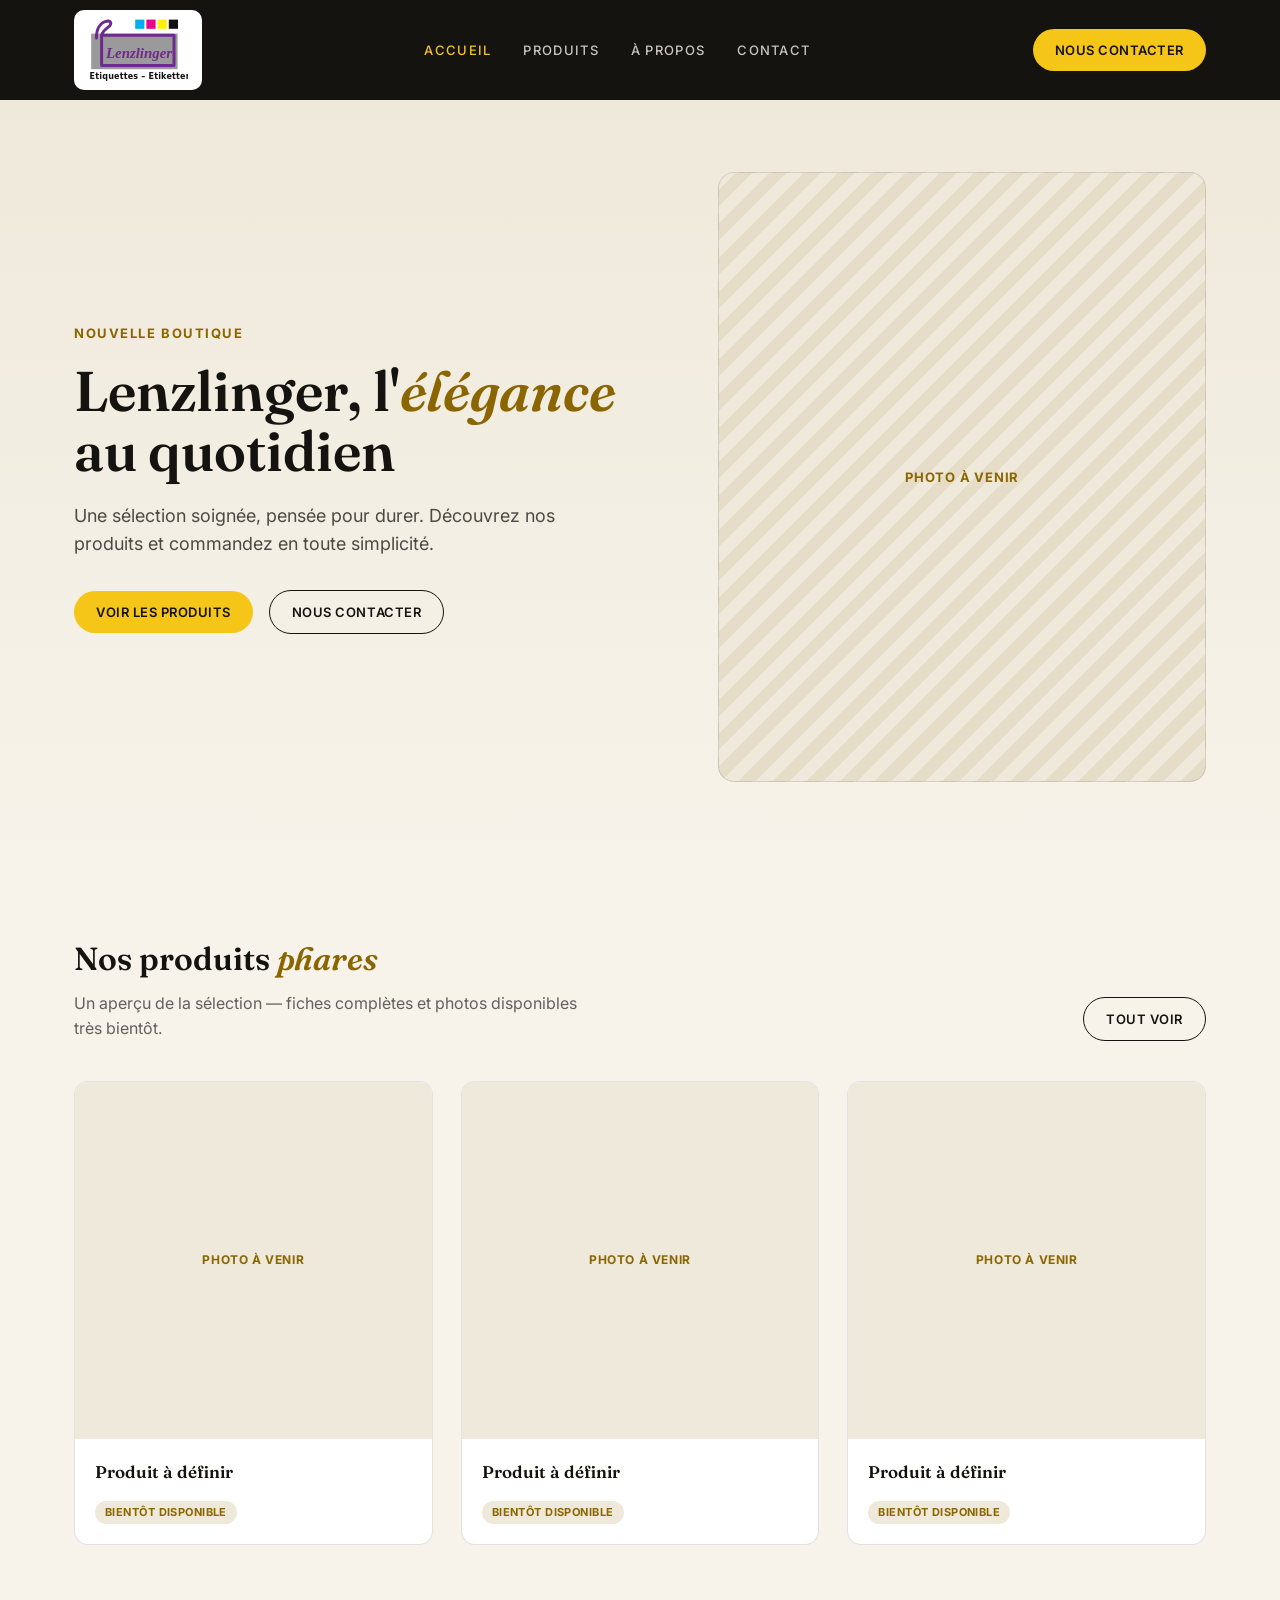
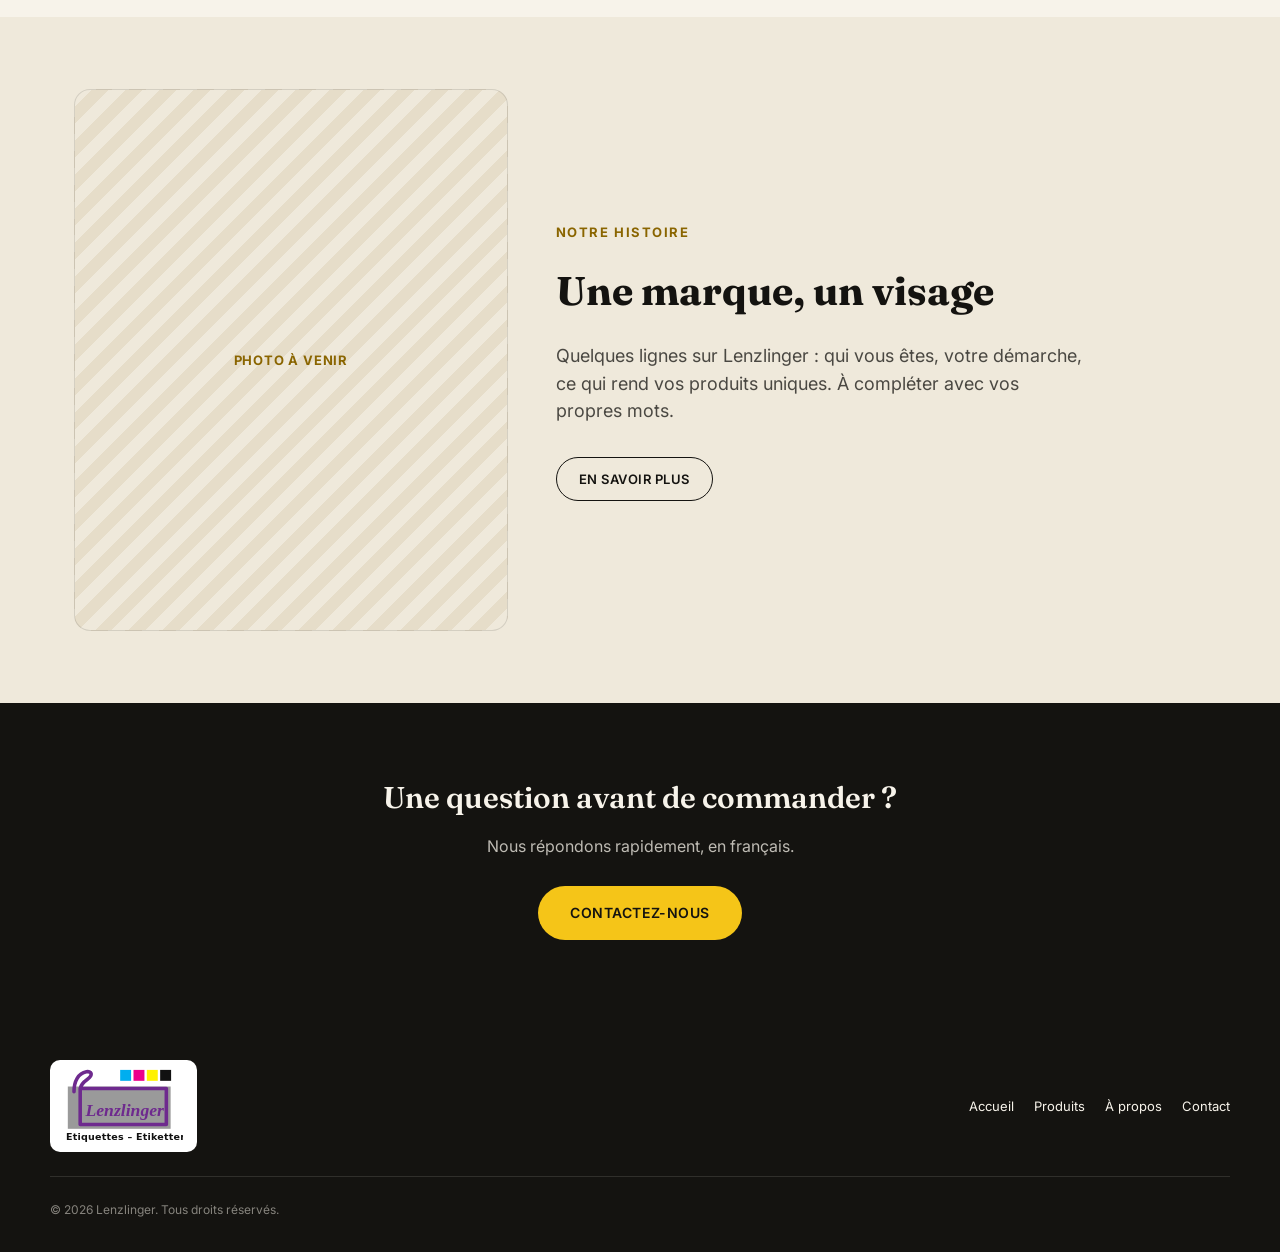
<file: index.html>
<!doctype html>
<html lang="fr">
<head>
<meta charset="utf-8">
<meta name="viewport" content="width=device-width, initial-scale=1">
<title>Lenzlinger — Accueil</title>
<meta name="description" content="Lenzlinger — Étiquettes / Etiketten. Site en cours de construction, pages et photos à venir.">
<link rel="preconnect" href="https://fonts.googleapis.com">
<link rel="preconnect" href="https://fonts.gstatic.com" crossorigin>
<link href="https://fonts.googleapis.com/css2?family=Fraunces:ital,wght@0,500;0,600;1,400;1,500;1,600&family=Inter:wght@400;500;600;700&display=swap" rel="stylesheet">
<link rel="stylesheet" href="css/style.css">
</head>
<body>

<header id="site-header">
  <div class="wrap">
    <a href="index.html" class="wordmark">
      <img src="images/logo.svg" class="brand-logo" alt="Lenzlinger — Étiquettes / Etiketten">
    </a>

    <nav class="main-nav">
      <a href="index.html" aria-current="page">Accueil</a>
      <a href="produits.html">Produits</a>
      <a href="a-propos.html">À propos</a>
      <a href="contact.html">Contact</a>
    </nav>

    <div class="header-actions">
      <a href="contact.html" class="btn-pill">Nous contacter</a>
      <button id="menu-toggle" class="menu-toggle" type="button" aria-expanded="false" aria-controls="full-menu" aria-label="Ouvrir le menu">
        <span></span><span></span><span></span>
      </button>
    </div>
  </div>
</header>

<div id="full-menu">
  <nav>
    <a href="index.html" aria-current="page">Accueil</a>
    <a href="produits.html">Produits</a>
    <a href="a-propos.html">À propos</a>
    <a href="contact.html">Contact</a>
  </nav>
  <div class="menu-footer">
    <a href="contact.html" class="btn-pill btn-pill-lg">Nous contacter</a>
  </div>
</div>

<main>

  <section class="hero">
    <div class="wrap">
      <div>
        <span class="eyebrow">Nouvelle boutique</span>
        <h1>Lenzlinger, l'<em>élégance</em> au quotidien</h1>
        <p class="lead">Une sélection soignée, pensée pour durer. Découvrez nos produits et commandez en toute simplicité.</p>
        <div class="cta-row">
          <a href="produits.html" class="btn-pill">Voir les produits</a>
          <a href="contact.html" class="btn-pill btn-pill-outline">Nous contacter</a>
        </div>
      </div>
      <div class="media-box">Photo à venir</div>
    </div>
  </section>

  <section id="produits">
    <div class="wrap">
      <div class="section-head">
        <div>
          <h2>Nos produits <em>phares</em></h2>
          <p>Un aperçu de la sélection — fiches complètes et photos disponibles très bientôt.</p>
        </div>
        <a href="produits.html" class="btn-pill btn-pill-outline">Tout voir</a>
      </div>
      <div class="grid">
        <article class="card">
          <div class="card-media">Photo à venir</div>
          <div class="card-body">
            <h3>Produit à définir</h3>
            <span class="badge-soon">Bientôt disponible</span>
          </div>
        </article>
        <article class="card">
          <div class="card-media">Photo à venir</div>
          <div class="card-body">
            <h3>Produit à définir</h3>
            <span class="badge-soon">Bientôt disponible</span>
          </div>
        </article>
        <article class="card">
          <div class="card-media">Photo à venir</div>
          <div class="card-body">
            <h3>Produit à définir</h3>
            <span class="badge-soon">Bientôt disponible</span>
          </div>
        </article>
      </div>
    </div>
  </section>

  <section class="about">
    <div class="wrap">
      <div class="media-box">Photo à venir</div>
      <div>
        <span class="eyebrow">Notre histoire</span>
        <h2 class="editorial" style="font-size:clamp(28px,4vw,40px); margin:0 0 20px;">Une marque, un visage</h2>
        <p class="lead">Quelques lignes sur Lenzlinger : qui vous êtes, votre démarche, ce qui rend vos produits uniques. À compléter avec vos propres mots.</p>
        <a href="a-propos.html" class="btn-pill btn-pill-outline">En savoir plus</a>
      </div>
    </div>
  </section>

  <section class="cta-band">
    <div class="wrap">
      <h2>Une question avant de commander ?</h2>
      <p>Nous répondons rapidement, en français.</p>
      <a href="contact.html" class="btn-pill btn-pill-lg">Contactez-nous</a>
    </div>
  </section>

</main>

<footer id="site-footer">
  <div class="top">
    <span class="wordmark"><img src="images/logo.svg" class="brand-logo brand-logo-footer" alt="Lenzlinger — Étiquettes / Etiketten"></span>
    <nav>
      <ul>
        <li><a href="index.html">Accueil</a></li>
        <li><a href="produits.html">Produits</a></li>
        <li><a href="a-propos.html">À propos</a></li>
        <li><a href="contact.html">Contact</a></li>
      </ul>
    </nav>
  </div>
  <div class="bottom">&copy; 2026 Lenzlinger. Tous droits réservés.</div>
</footer>

<script src="js/main.js"></script>
</body>
</html>
</file>
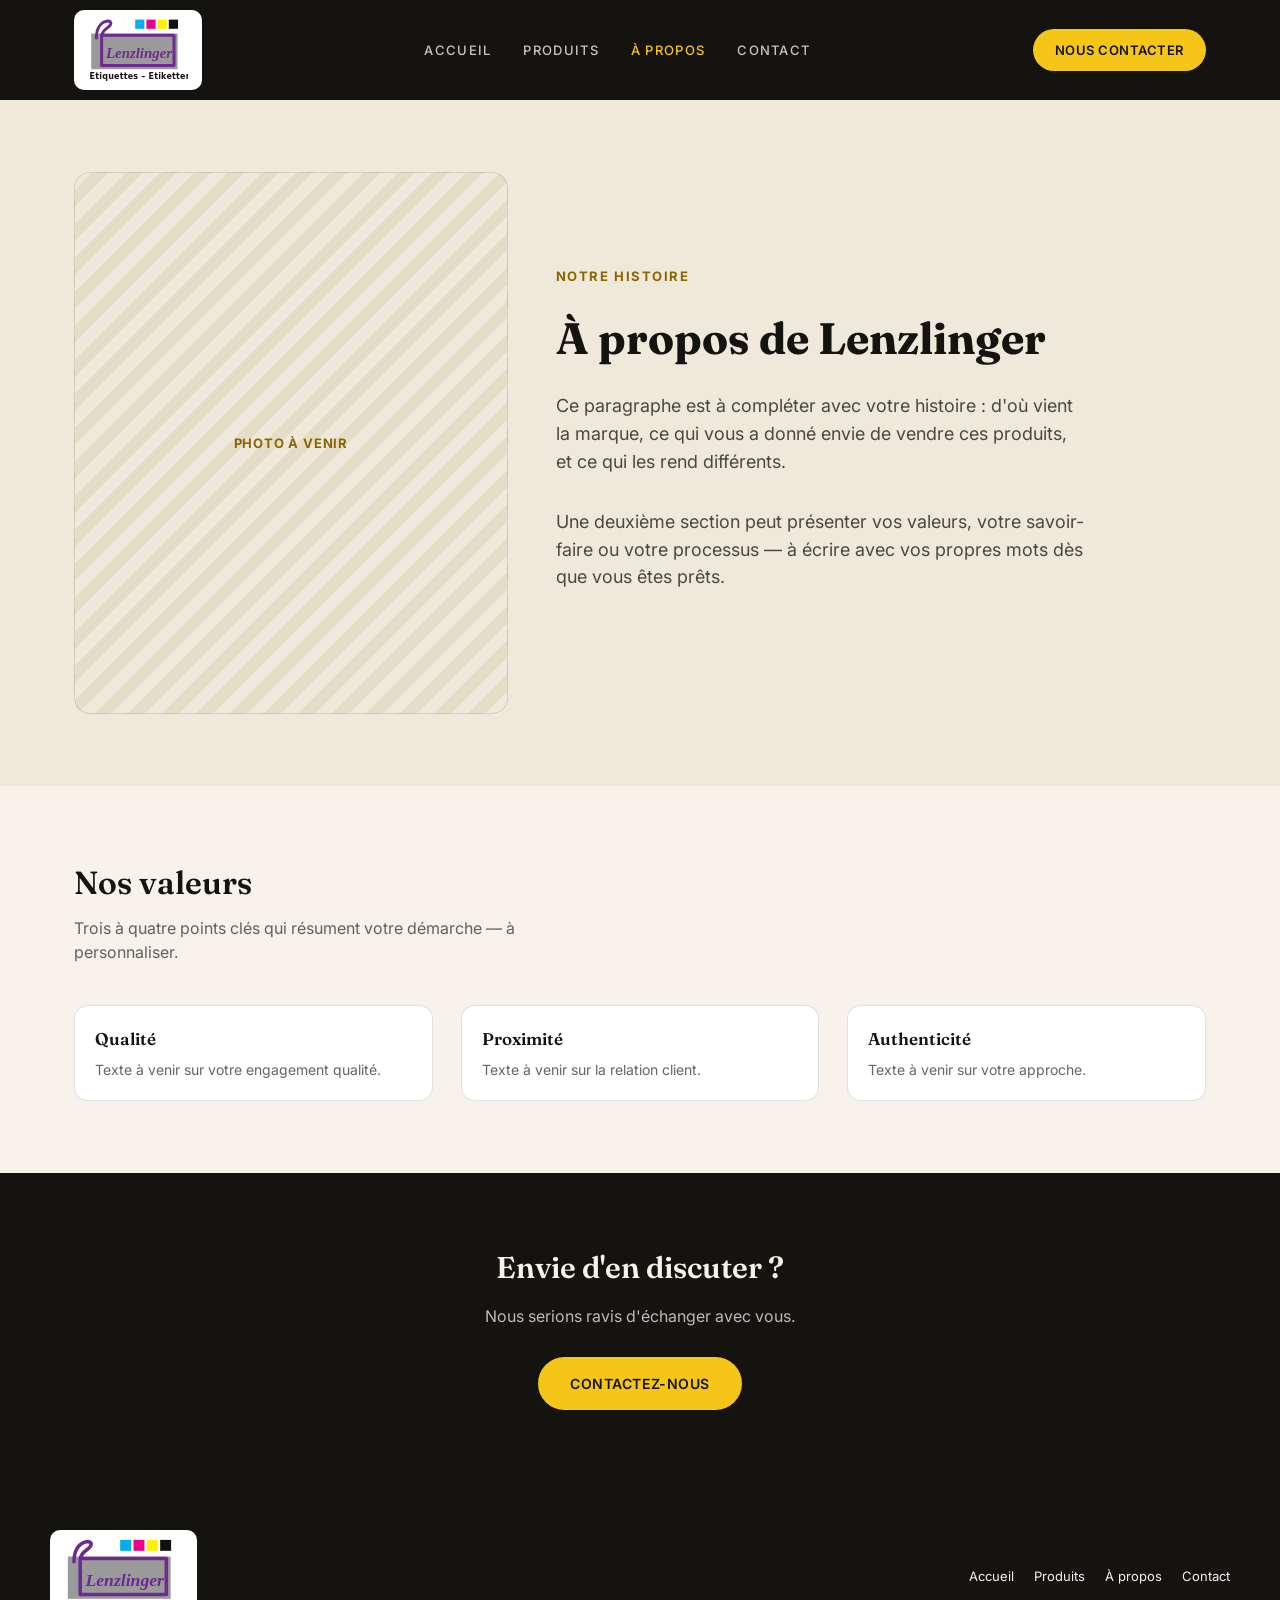
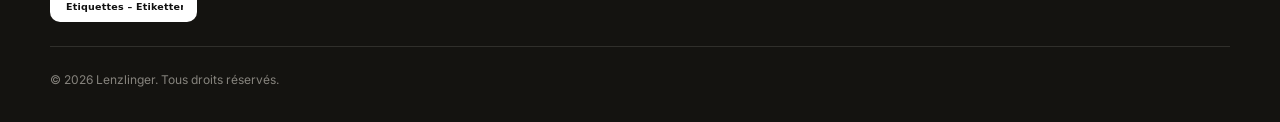
<file: a-propos.html>
<!doctype html>
<html lang="fr">
<head>
<meta charset="utf-8">
<meta name="viewport" content="width=device-width, initial-scale=1">
<title>Lenzlinger — À propos</title>
<meta name="description" content="L'histoire et les valeurs de Lenzlinger.">
<link rel="preconnect" href="https://fonts.googleapis.com">
<link rel="preconnect" href="https://fonts.gstatic.com" crossorigin>
<link href="https://fonts.googleapis.com/css2?family=Fraunces:ital,wght@0,500;0,600;1,400;1,500;1,600&family=Inter:wght@400;500;600;700&display=swap" rel="stylesheet">
<link rel="stylesheet" href="css/style.css">
</head>
<body>

<header id="site-header">
  <div class="wrap">
    <a href="index.html" class="wordmark">
      <img src="images/logo.svg" class="brand-logo" alt="Lenzlinger — Étiquettes / Etiketten">
    </a>
    <nav class="main-nav">
      <a href="index.html">Accueil</a>
      <a href="produits.html">Produits</a>
      <a href="a-propos.html" aria-current="page">À propos</a>
      <a href="contact.html">Contact</a>
    </nav>
    <div class="header-actions">
      <a href="contact.html" class="btn-pill">Nous contacter</a>
      <button id="menu-toggle" class="menu-toggle" type="button" aria-expanded="false" aria-controls="full-menu" aria-label="Ouvrir le menu">
        <span></span><span></span><span></span>
      </button>
    </div>
  </div>
</header>

<div id="full-menu">
  <nav>
    <a href="index.html">Accueil</a>
    <a href="produits.html">Produits</a>
    <a href="a-propos.html" aria-current="page">À propos</a>
    <a href="contact.html">Contact</a>
  </nav>
  <div class="menu-footer">
    <a href="contact.html" class="btn-pill btn-pill-lg">Nous contacter</a>
  </div>
</div>

<main>

  <section class="about">
    <div class="wrap">
      <div class="media-box">Photo à venir</div>
      <div>
        <span class="eyebrow">Notre histoire</span>
        <h1 class="editorial" style="font-size:clamp(30px,4vw,44px); margin:0 0 20px;">À propos de Lenzlinger</h1>
        <p class="lead">Ce paragraphe est à compléter avec votre histoire : d'où vient la marque, ce qui vous a donné envie de vendre ces produits, et ce qui les rend différents.</p>
        <p class="lead">Une deuxième section peut présenter vos valeurs, votre savoir-faire ou votre processus — à écrire avec vos propres mots dès que vous êtes prêts.</p>
      </div>
    </div>
  </section>

  <section>
    <div class="wrap">
      <div class="section-head">
        <div>
          <h2>Nos valeurs</h2>
          <p>Trois à quatre points clés qui résument votre démarche — à personnaliser.</p>
        </div>
      </div>
      <div class="grid">
        <article class="card">
          <div class="card-body">
            <h3>Qualité</h3>
            <p>Texte à venir sur votre engagement qualité.</p>
          </div>
        </article>
        <article class="card">
          <div class="card-body">
            <h3>Proximité</h3>
            <p>Texte à venir sur la relation client.</p>
          </div>
        </article>
        <article class="card">
          <div class="card-body">
            <h3>Authenticité</h3>
            <p>Texte à venir sur votre approche.</p>
          </div>
        </article>
      </div>
    </div>
  </section>

  <section class="cta-band">
    <div class="wrap">
      <h2>Envie d'en discuter ?</h2>
      <p>Nous serions ravis d'échanger avec vous.</p>
      <a href="contact.html" class="btn-pill btn-pill-lg">Contactez-nous</a>
    </div>
  </section>

</main>

<footer id="site-footer">
  <div class="top">
    <span class="wordmark"><img src="images/logo.svg" class="brand-logo brand-logo-footer" alt="Lenzlinger — Étiquettes / Etiketten"></span>
    <nav>
      <ul>
        <li><a href="index.html">Accueil</a></li>
        <li><a href="produits.html">Produits</a></li>
        <li><a href="a-propos.html">À propos</a></li>
        <li><a href="contact.html">Contact</a></li>
      </ul>
    </nav>
  </div>
  <div class="bottom">&copy; 2026 Lenzlinger. Tous droits réservés.</div>
</footer>

<script src="js/main.js"></script>
</body>
</html>
</file>
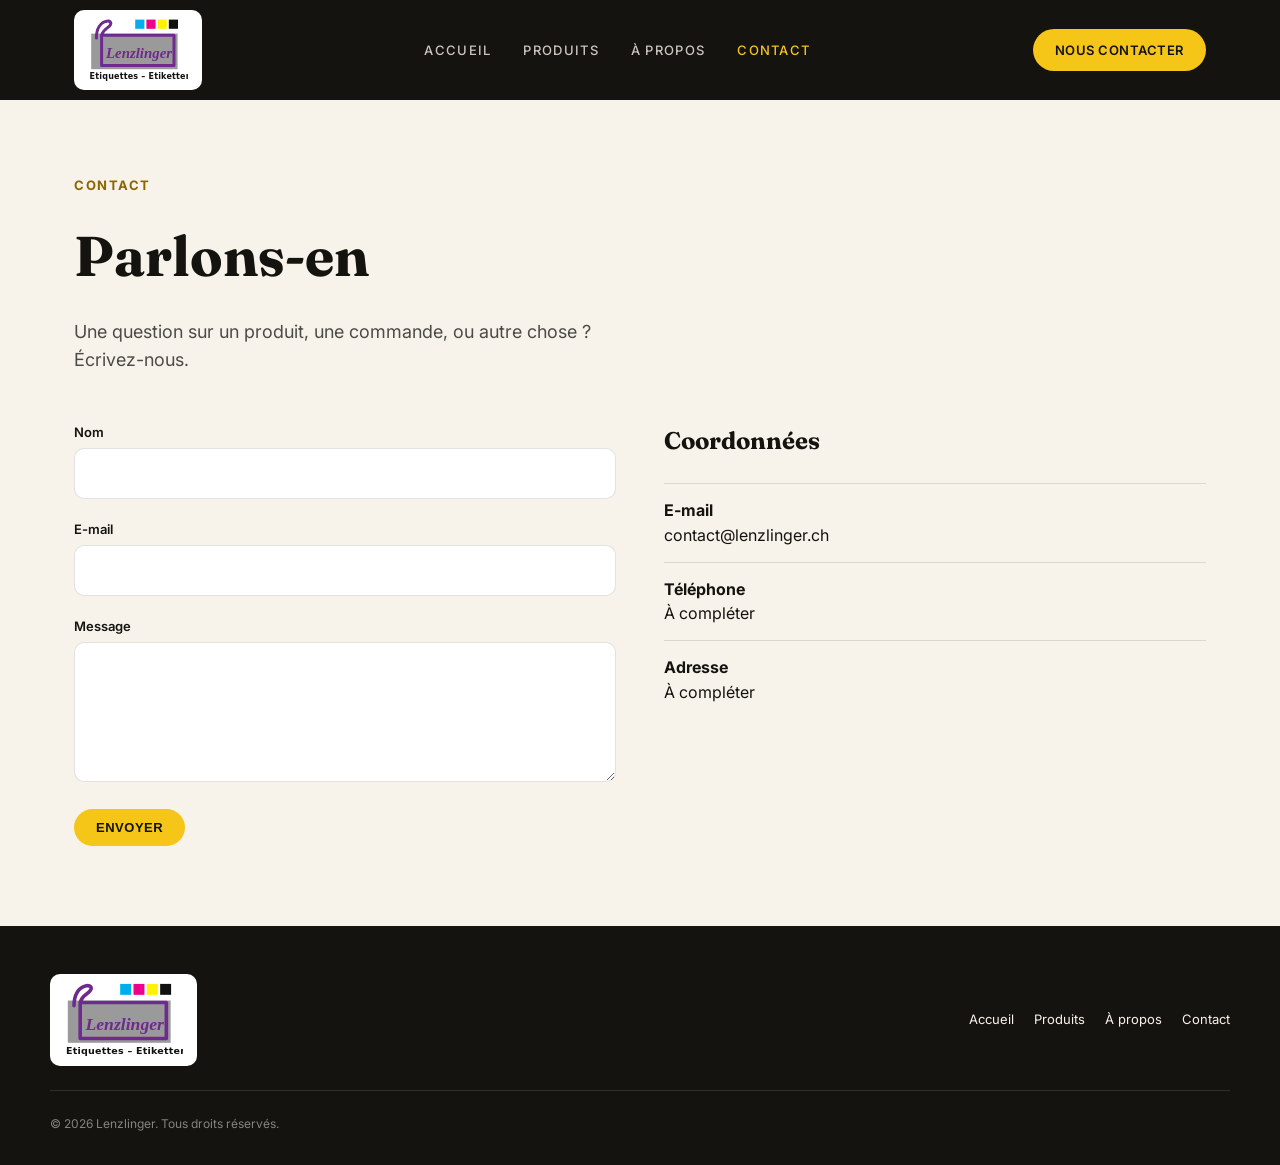
<file: contact.html>
<!doctype html>
<html lang="fr">
<head>
<meta charset="utf-8">
<meta name="viewport" content="width=device-width, initial-scale=1">
<title>Lenzlinger — Contact</title>
<meta name="description" content="Contactez Lenzlinger.">
<link rel="preconnect" href="https://fonts.googleapis.com">
<link rel="preconnect" href="https://fonts.gstatic.com" crossorigin>
<link href="https://fonts.googleapis.com/css2?family=Fraunces:ital,wght@0,500;0,600;1,400;1,500;1,600&family=Inter:wght@400;500;600;700&display=swap" rel="stylesheet">
<link rel="stylesheet" href="css/style.css">
</head>
<body>

<header id="site-header">
  <div class="wrap">
    <a href="index.html" class="wordmark">
      <img src="images/logo.svg" class="brand-logo" alt="Lenzlinger — Étiquettes / Etiketten">
    </a>
    <nav class="main-nav">
      <a href="index.html">Accueil</a>
      <a href="produits.html">Produits</a>
      <a href="a-propos.html">À propos</a>
      <a href="contact.html" aria-current="page">Contact</a>
    </nav>
    <div class="header-actions">
      <a href="contact.html" class="btn-pill">Nous contacter</a>
      <button id="menu-toggle" class="menu-toggle" type="button" aria-expanded="false" aria-controls="full-menu" aria-label="Ouvrir le menu">
        <span></span><span></span><span></span>
      </button>
    </div>
  </div>
</header>

<div id="full-menu">
  <nav>
    <a href="index.html">Accueil</a>
    <a href="produits.html">Produits</a>
    <a href="a-propos.html">À propos</a>
    <a href="contact.html" aria-current="page">Contact</a>
  </nav>
  <div class="menu-footer">
    <a href="contact.html" class="btn-pill btn-pill-lg">Nous contacter</a>
  </div>
</div>

<main>

  <section style="padding-bottom: 0;">
    <div class="wrap">
      <span class="eyebrow">Contact</span>
      <h1 class="editorial" style="font-size:clamp(34px,5vw,56px); margin:0;">Parlons-en</h1>
      <p class="lead" style="margin-top:18px;">Une question sur un produit, une commande, ou autre chose ? Écrivez-nous.</p>

      <!-- Formulaire de démonstration : pas encore relié à un service d'envoi.
           À connecter (ex. Formspree, Netlify Forms, ou un backend) avant mise en ligne. -->
      <div class="contact-grid">
        <form class="contact-form" aria-label="Formulaire de contact">
          <div class="form-field">
            <label for="name">Nom</label>
            <input type="text" id="name" name="name" autocomplete="name" required>
          </div>
          <div class="form-field">
            <label for="email">E-mail</label>
            <input type="email" id="email" name="email" autocomplete="email" required>
          </div>
          <div class="form-field">
            <label for="message">Message</label>
            <textarea id="message" name="message" required></textarea>
          </div>
          <button type="submit" class="btn-pill">Envoyer</button>
        </form>

        <div>
          <h2 class="editorial" style="font-size:24px; margin-top:0;">Coordonnées</h2>
          <ul class="info-list">
            <li><strong>E-mail</strong><br>contact@lenzlinger.ch</li>
            <li><strong>Téléphone</strong><br>À compléter</li>
            <li><strong>Adresse</strong><br>À compléter</li>
          </ul>
        </div>
      </div>
    </div>
  </section>

  <div style="height: 80px;"></div>

</main>

<footer id="site-footer">
  <div class="top">
    <span class="wordmark"><img src="images/logo.svg" class="brand-logo brand-logo-footer" alt="Lenzlinger — Étiquettes / Etiketten"></span>
    <nav>
      <ul>
        <li><a href="index.html">Accueil</a></li>
        <li><a href="produits.html">Produits</a></li>
        <li><a href="a-propos.html">À propos</a></li>
        <li><a href="contact.html">Contact</a></li>
      </ul>
    </nav>
  </div>
  <div class="bottom">&copy; 2026 Lenzlinger. Tous droits réservés.</div>
</footer>

<script src="js/main.js"></script>
</body>
</html>
</file>
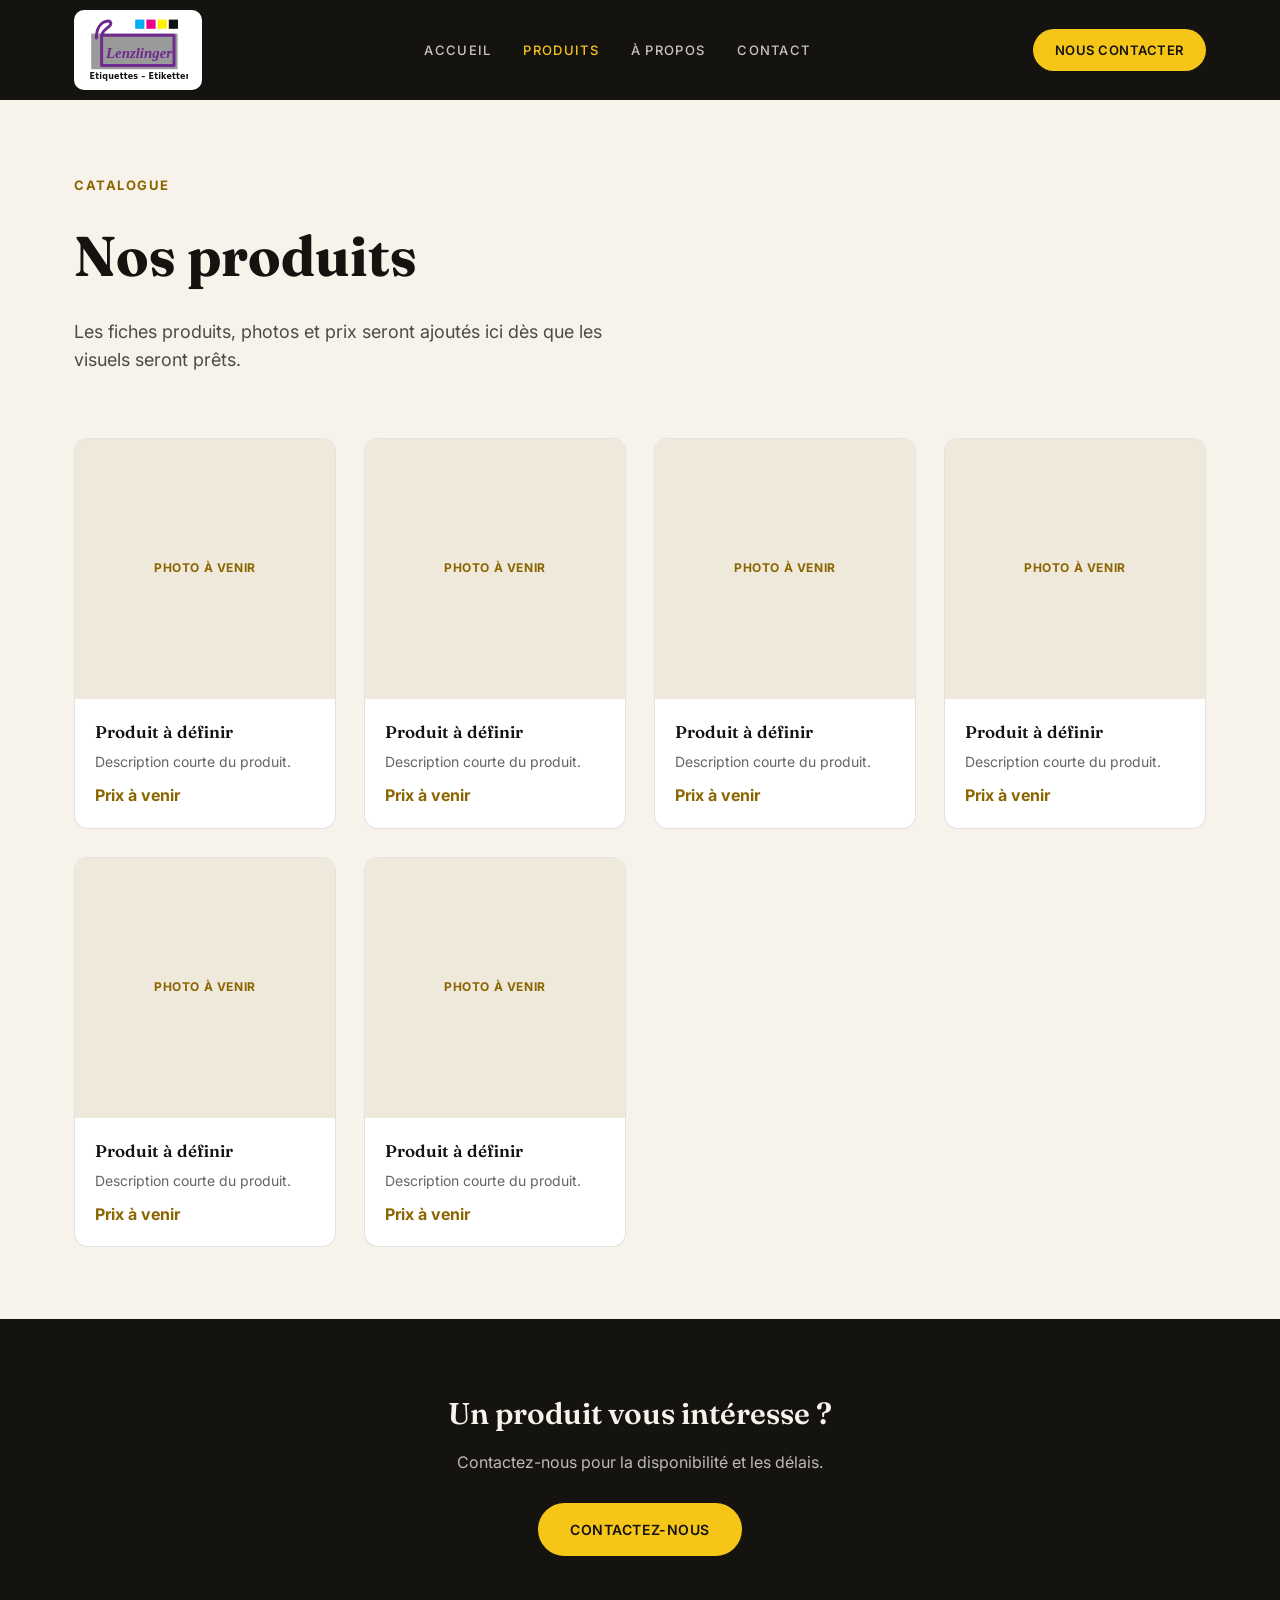
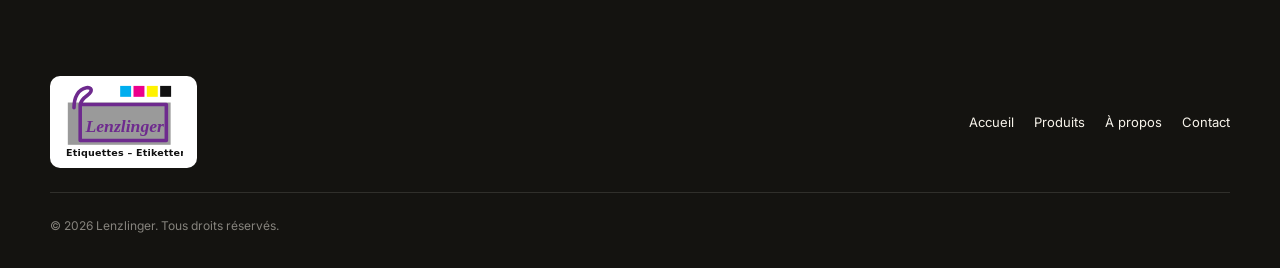
<file: produits.html>
<!doctype html>
<html lang="fr">
<head>
<meta charset="utf-8">
<meta name="viewport" content="width=device-width, initial-scale=1">
<title>Lenzlinger — Produits</title>
<meta name="description" content="Catalogue des produits Lenzlinger.">
<link rel="preconnect" href="https://fonts.googleapis.com">
<link rel="preconnect" href="https://fonts.gstatic.com" crossorigin>
<link href="https://fonts.googleapis.com/css2?family=Fraunces:ital,wght@0,500;0,600;1,400;1,500;1,600&family=Inter:wght@400;500;600;700&display=swap" rel="stylesheet">
<link rel="stylesheet" href="css/style.css">
</head>
<body>

<header id="site-header">
  <div class="wrap">
    <a href="index.html" class="wordmark">
      <img src="images/logo.svg" class="brand-logo" alt="Lenzlinger — Étiquettes / Etiketten">
    </a>
    <nav class="main-nav">
      <a href="index.html">Accueil</a>
      <a href="produits.html" aria-current="page">Produits</a>
      <a href="a-propos.html">À propos</a>
      <a href="contact.html">Contact</a>
    </nav>
    <div class="header-actions">
      <a href="contact.html" class="btn-pill">Nous contacter</a>
      <button id="menu-toggle" class="menu-toggle" type="button" aria-expanded="false" aria-controls="full-menu" aria-label="Ouvrir le menu">
        <span></span><span></span><span></span>
      </button>
    </div>
  </div>
</header>

<div id="full-menu">
  <nav>
    <a href="index.html">Accueil</a>
    <a href="produits.html" aria-current="page">Produits</a>
    <a href="a-propos.html">À propos</a>
    <a href="contact.html">Contact</a>
  </nav>
  <div class="menu-footer">
    <a href="contact.html" class="btn-pill btn-pill-lg">Nous contacter</a>
  </div>
</div>

<main>

  <section style="padding-bottom: 32px;">
    <div class="wrap">
      <span class="eyebrow">Catalogue</span>
      <h1 class="editorial" style="font-size:clamp(34px,5vw,56px); margin:0;">Nos produits</h1>
      <p class="lead" style="margin-top:18px;">Les fiches produits, photos et prix seront ajoutés ici dès que les visuels seront prêts.</p>
    </div>
  </section>

  <section style="padding-top: 0;">
    <div class="wrap">
      <div class="grid">

        <article class="card">
          <div class="card-media">Photo à venir</div>
          <div class="card-body">
            <h3>Produit à définir</h3>
            <p>Description courte du produit.</p>
            <div class="price">Prix à venir</div>
          </div>
        </article>

        <article class="card">
          <div class="card-media">Photo à venir</div>
          <div class="card-body">
            <h3>Produit à définir</h3>
            <p>Description courte du produit.</p>
            <div class="price">Prix à venir</div>
          </div>
        </article>

        <article class="card">
          <div class="card-media">Photo à venir</div>
          <div class="card-body">
            <h3>Produit à définir</h3>
            <p>Description courte du produit.</p>
            <div class="price">Prix à venir</div>
          </div>
        </article>

        <article class="card">
          <div class="card-media">Photo à venir</div>
          <div class="card-body">
            <h3>Produit à définir</h3>
            <p>Description courte du produit.</p>
            <div class="price">Prix à venir</div>
          </div>
        </article>

        <article class="card">
          <div class="card-media">Photo à venir</div>
          <div class="card-body">
            <h3>Produit à définir</h3>
            <p>Description courte du produit.</p>
            <div class="price">Prix à venir</div>
          </div>
        </article>

        <article class="card">
          <div class="card-media">Photo à venir</div>
          <div class="card-body">
            <h3>Produit à définir</h3>
            <p>Description courte du produit.</p>
            <div class="price">Prix à venir</div>
          </div>
        </article>

      </div>
    </div>
  </section>

  <section class="cta-band">
    <div class="wrap">
      <h2>Un produit vous intéresse ?</h2>
      <p>Contactez-nous pour la disponibilité et les délais.</p>
      <a href="contact.html" class="btn-pill btn-pill-lg">Contactez-nous</a>
    </div>
  </section>

</main>

<footer id="site-footer">
  <div class="top">
    <span class="wordmark"><img src="images/logo.svg" class="brand-logo brand-logo-footer" alt="Lenzlinger — Étiquettes / Etiketten"></span>
    <nav>
      <ul>
        <li><a href="index.html">Accueil</a></li>
        <li><a href="produits.html">Produits</a></li>
        <li><a href="a-propos.html">À propos</a></li>
        <li><a href="contact.html">Contact</a></li>
      </ul>
    </nav>
  </div>
  <div class="bottom">&copy; 2026 Lenzlinger. Tous droits réservés.</div>
</footer>

<script src="js/main.js"></script>
</body>
</html>
</file>
<file: css/style.css>
:root {
  --ink: #141310;
  --cream: #f7f3ea;
  --cream-dim: #efe9db;
  --yellow: #f5c518;
  --yellow-dark: #8a6500;
  --violet: #d1aef5;
  --line: rgba(247, 243, 234, 0.12);
  --line-dark: rgba(20, 19, 16, 0.12);
  --maxw: 1180px;
}

* { box-sizing: border-box; }

html { scroll-behavior: smooth; }

body {
  margin: 0;
  font-family: "Inter", system-ui, -apple-system, "Segoe UI", sans-serif;
  color: var(--ink);
  background: var(--cream);
  line-height: 1.55;
}

body.menu-open { overflow: hidden; }

a { color: inherit; text-decoration: none; }
img { max-width: 100%; display: block; }

.editorial { font-family: "Fraunces", Georgia, serif; }

.wrap {
  max-width: var(--maxw);
  margin: 0 auto;
  padding: 0 24px;
}

/* ---------- Header (always solid, same place for the logo/nav) ---------- */
#site-header {
  position: sticky;
  top: 0;
  z-index: 60;
  background: var(--ink);
}

#site-header .wrap {
  display: flex;
  align-items: center;
  justify-content: space-between;
  gap: 24px;
  padding: 10px 24px;
}

.wordmark {
  display: inline-flex;
  align-items: center;
  background: #fff;
  padding: 8px 14px;
  border-radius: 10px;
}

.brand-logo { height: 64px; width: auto; display: block; }
.brand-logo-footer { height: 76px; }

.main-nav {
  display: none;
  align-items: center;
  gap: 32px;
  font-size: 13px;
  font-weight: 500;
  text-transform: uppercase;
  letter-spacing: 0.1em;
  color: rgba(247, 243, 234, 0.8);
}

.main-nav a:hover,
.main-nav a[aria-current="page"] { color: var(--yellow); }

.header-actions { display: flex; align-items: center; gap: 12px; }

.btn-pill {
  display: inline-flex;
  align-items: center;
  gap: 8px;
  border-radius: 999px;
  padding: 11px 22px;
  font-size: 13px;
  font-weight: 600;
  text-transform: uppercase;
  letter-spacing: 0.04em;
  background: var(--yellow);
  color: var(--ink);
  border: 0;
  cursor: pointer;
  transition: background 0.2s ease;
}

.btn-pill:hover { background: #fff; }
.btn-pill-outline {
  background: transparent;
  color: var(--ink);
  border: 1.5px solid var(--ink);
}
.btn-pill-outline:hover { background: var(--ink); color: var(--cream); }
.btn-pill-lg { padding: 16px 32px; font-size: 14px; }

.menu-toggle {
  display: flex;
  flex-direction: column;
  align-items: center;
  justify-content: center;
  gap: 5px;
  width: 40px;
  height: 40px;
  border-radius: 999px;
  border: 1px solid rgba(247, 243, 234, 0.25);
  background: none;
  cursor: pointer;
}

.menu-toggle span {
  width: 20px;
  height: 1px;
  background: var(--cream);
  transition: transform 0.3s ease, opacity 0.2s ease;
}

.menu-toggle[aria-expanded="true"] span:nth-child(1) { transform: translateY(6px) rotate(45deg); }
.menu-toggle[aria-expanded="true"] span:nth-child(2) { opacity: 0; }
.menu-toggle[aria-expanded="true"] span:nth-child(3) { transform: translateY(-6px) rotate(-45deg); }

#full-menu {
  position: fixed;
  inset: 0;
  z-index: 50;
  display: none;
  flex-direction: column;
  background: var(--ink);
  color: var(--cream);
  padding: 112px 24px 40px;
}

#full-menu.open { display: flex; }

#full-menu nav { display: flex; flex: 1; flex-direction: column; justify-content: center; gap: 4px; }

#full-menu nav a {
  font-family: "Fraunces", Georgia, serif;
  font-size: 32px;
  padding: 14px 0;
  border-bottom: 1px solid var(--line);
}

#full-menu nav a[aria-current="page"] { color: var(--yellow); }

#full-menu .menu-footer {
  display: flex;
  flex-direction: column;
  align-items: center;
  gap: 16px;
  margin-top: 32px;
}

@media (min-width: 1024px) {
  .main-nav { display: flex; }
  .menu-toggle { display: none; }
  #full-menu { display: none !important; }
}

/* ---------- Hero ---------- */
.hero {
  padding: 72px 0 80px;
  background: linear-gradient(180deg, var(--cream-dim), var(--cream));
}

.hero .wrap {
  display: grid;
  grid-template-columns: 1fr;
  gap: 48px;
  align-items: center;
}

@media (min-width: 900px) {
  .hero .wrap { grid-template-columns: 1.1fr 0.9fr; }
}

.eyebrow {
  display: inline-block;
  font-size: 13px;
  font-weight: 700;
  letter-spacing: 0.12em;
  text-transform: uppercase;
  color: var(--yellow-dark);
  margin-bottom: 18px;
}

.hero h1 {
  font-family: "Fraunces", Georgia, serif;
  font-weight: 600;
  font-size: clamp(36px, 5vw, 56px);
  line-height: 1.08;
  margin: 0 0 20px;
}

.hero h1 em { font-style: italic; color: var(--yellow-dark); }

.lead { font-size: 18px; opacity: 0.75; max-width: 48ch; margin: 0 0 32px; }

.cta-row { display: flex; gap: 16px; flex-wrap: wrap; align-items: center; }

.media-box {
  aspect-ratio: 4 / 5;
  border-radius: 16px;
  background: repeating-linear-gradient(135deg, var(--cream-dim), var(--cream-dim) 12px, #e6ddc9 12px, #e6ddc9 24px);
  display: flex;
  align-items: center;
  justify-content: center;
  text-align: center;
  color: var(--yellow-dark);
  font-size: 13px;
  font-weight: 700;
  letter-spacing: 0.06em;
  text-transform: uppercase;
  border: 1px solid var(--line-dark);
  padding: 24px;
}

/* ---------- Sections ---------- */
section { padding: 72px 0; }

.section-head {
  display: flex;
  align-items: flex-end;
  justify-content: space-between;
  gap: 24px;
  margin-bottom: 40px;
  flex-wrap: wrap;
}

.section-head h2 {
  font-family: "Fraunces", Georgia, serif;
  font-weight: 600;
  font-size: 32px;
  margin: 0;
}

.section-head h2 em { font-style: italic; color: var(--yellow-dark); }

.section-head p { margin: 8px 0 0; opacity: 0.65; max-width: 52ch; }

/* Product grid — simple, even columns */
.grid {
  display: grid;
  grid-template-columns: repeat(auto-fit, minmax(240px, 1fr));
  gap: 28px;
}

.card {
  background: #fff;
  border: 1px solid var(--line-dark);
  border-radius: 14px;
  overflow: hidden;
  display: flex;
  flex-direction: column;
}

.card-media {
  aspect-ratio: 1 / 1;
  background: var(--cream-dim);
  display: flex;
  align-items: center;
  justify-content: center;
  color: var(--yellow-dark);
  font-size: 12px;
  font-weight: 700;
  letter-spacing: 0.05em;
  text-transform: uppercase;
  text-align: center;
  padding: 16px;
}

.card-body { padding: 20px; flex: 1; display: flex; flex-direction: column; }

.card-body h3 {
  font-family: "Fraunces", Georgia, serif;
  font-weight: 600;
  font-size: 17px;
  margin: 0 0 6px;
}

.card-body p { margin: 0; font-size: 14px; opacity: 0.65; }

.card-body .price { font-weight: 700; color: var(--yellow-dark); margin-top: 10px; }

.badge-soon {
  display: inline-block;
  align-self: flex-start;
  font-size: 11px;
  font-weight: 700;
  text-transform: uppercase;
  letter-spacing: 0.04em;
  background: var(--cream-dim);
  color: var(--yellow-dark);
  padding: 3px 10px;
  border-radius: 999px;
  margin-top: 10px;
}

/* About / histoire — two columns, same spot as before */
.about { background: var(--cream-dim); }

.about .wrap {
  display: grid;
  grid-template-columns: 1fr;
  gap: 48px;
  align-items: center;
}

@media (min-width: 900px) { .about .wrap { grid-template-columns: 0.8fr 1.2fr; } }

/* Contact page form */
.contact-grid { display: grid; gap: 48px; grid-template-columns: 1fr; margin-top: 48px; }
@media (min-width: 860px) { .contact-grid { grid-template-columns: 1fr 1fr; } }

.form-field { margin-bottom: 20px; }
.form-field label { display: block; font-size: 13px; font-weight: 600; margin-bottom: 6px; }
.form-field input, .form-field textarea {
  width: 100%; padding: 12px 14px; border: 1px solid var(--line-dark);
  border-radius: 10px; font: inherit; background: #fff;
}
.form-field textarea { min-height: 140px; resize: vertical; }

.info-list { list-style: none; padding: 0; margin: 24px 0 0; }
.info-list li { padding: 14px 0; border-top: 1px solid var(--line-dark); }

/* CTA band */
.cta-band { background: var(--ink); color: var(--cream); text-align: center; }

.cta-band h2 {
  font-family: "Fraunces", Georgia, serif;
  font-weight: 600;
  font-size: 30px;
  margin: 0 0 12px;
}

.cta-band h2 em { font-style: italic; color: var(--yellow); }
.cta-band p { opacity: 0.75; margin: 0 0 28px; }

/* Footer */
#site-footer { background: var(--ink); color: var(--cream); padding: 48px 24px 32px; }

#site-footer .top {
  display: flex;
  flex-wrap: wrap;
  gap: 16px;
  align-items: center;
  justify-content: space-between;
  max-width: var(--maxw);
  margin: 0 auto;
}

#site-footer nav ul { list-style: none; display: flex; gap: 20px; margin: 0; padding: 0; font-size: 13px; }
#site-footer nav a:hover { color: var(--yellow); }

#site-footer .bottom {
  max-width: var(--maxw);
  margin: 24px auto 0;
  padding-top: 24px;
  border-top: 1px solid var(--line);
  font-size: 12px;
  color: rgba(247, 243, 234, 0.5);
}

/* Responsive */
@media (max-width: 1023px) {
  .hero { padding: 48px 0 40px; }
}
</file>
